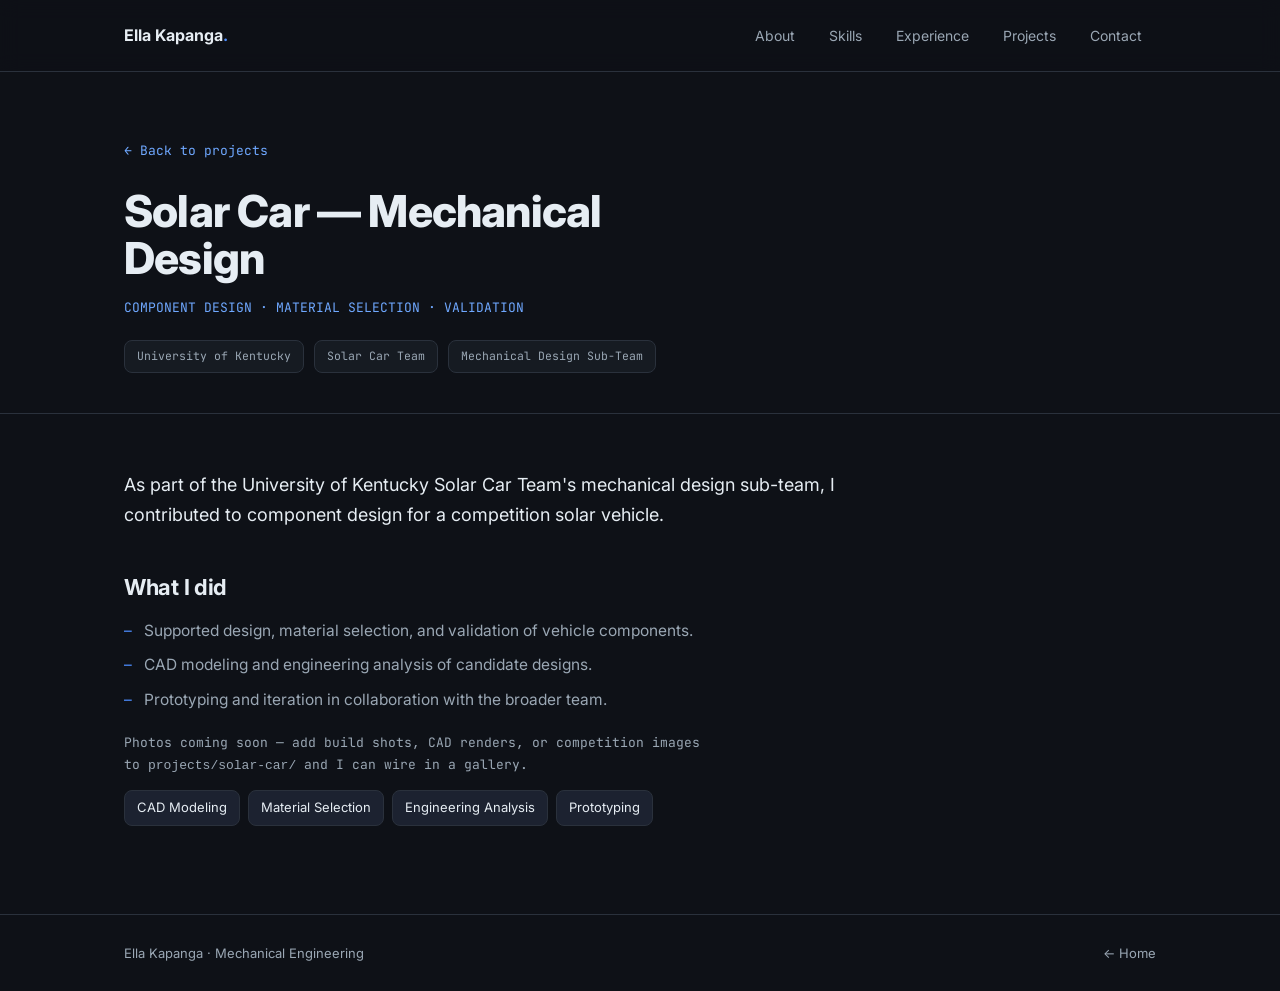
<file: projects/solar-car.html>
<!DOCTYPE html>
<html lang="en">
<head>
<meta charset="utf-8">
<meta name="viewport" content="width=device-width, initial-scale=1">
<title>Solar Car — Mechanical Design — Ella Kapanga</title>
<meta name="description" content="Mechanical design contributions to the University of Kentucky competition solar vehicle: CAD, material selection, analysis, and prototyping.">
<link rel="preconnect" href="https://fonts.googleapis.com">
<link rel="preconnect" href="https://fonts.gstatic.com" crossorigin>
<link href="https://fonts.googleapis.com/css2?family=Inter:wght@400;500;600;700;800&family=JetBrains+Mono:wght@400;500&display=swap" rel="stylesheet">
<link rel="stylesheet" href="../style.css">
</head>
<body>

<header class="nav">
  <div class="nav-inner">
    <div class="brand"><a href="../index.html">Ella Kapanga<span>.</span></a></div>
    <nav class="links">
      <a href="../index.html#about">About</a>
      <a href="../index.html#skills">Skills</a>
      <a href="../index.html#experience">Experience</a>
      <a href="../index.html#projects">Projects</a>
      <a href="../index.html#contact">Contact</a>
    </nav>
  </div>
</header>

<section class="proj-hero">
  <div class="wrap">
    <a class="back-link" href="../index.html#projects">← Back to projects</a>
    <h1>Solar Car — Mechanical Design</h1>
    <div class="sub">COMPONENT DESIGN · MATERIAL SELECTION · VALIDATION</div>
    <div class="proj-meta">
      <span class="m">University of Kentucky</span>
      <span class="m">Solar Car Team</span>
      <span class="m">Mechanical Design Sub-Team</span>
    </div>
  </div>
</section>

<section class="proj-content">
  <div class="wrap">
    <p class="lede">As part of the University of Kentucky Solar Car Team's mechanical design sub-team, I contributed to component design for a competition solar vehicle.</p>

    <h2>What I did</h2>
    <ul>
      <li>Supported design, material selection, and validation of vehicle components.</li>
      <li>CAD modeling and engineering analysis of candidate designs.</li>
      <li>Prototyping and iteration in collaboration with the broader team.</li>
    </ul>

    <p style="margin-top:20px;font-family:'JetBrains Mono',monospace;font-size:13px;color:var(--mut)">
      Photos coming soon — add build shots, CAD renders, or competition images to
      <code>projects/solar-car/</code> and I can wire in a gallery.
    </p>

    <div class="chips center">
      <span class="chip">CAD Modeling</span><span class="chip">Material Selection</span><span class="chip">Engineering Analysis</span><span class="chip">Prototyping</span>
    </div>
  </div>
</section>

<footer><div class="foot-inner"><span>Ella Kapanga · Mechanical Engineering</span><span><a href="../index.html">← Home</a></span></div></footer>
</body>
</html>
</file>
<file: style.css>
/* ============================================================
   Ella Kapanga — Portfolio stylesheet
   Dark modern theme. Shared by index.html and all project pages.
   ============================================================ */

:root{
  --bg:#0E1117;--bg-2:#161B22;--bg-3:#1C2230;--line:#2A313C;
  --text:#E6EDF3;--mut:#9AA7B4;--blue:#4C8DFF;--blue-soft:#1E3A5F;--blue-2:#6FA8FF;
}
*{box-sizing:border-box;margin:0;padding:0}
html{scroll-behavior:smooth}
body{
  font-family:'Inter',system-ui,-apple-system,sans-serif;
  background:var(--bg);color:var(--text);line-height:1.65;-webkit-font-smoothing:antialiased;
}
.mono{font-family:'JetBrains Mono',monospace}
a{color:inherit;text-decoration:none}
img{max-width:100%;display:block}
.wrap{max-width:1080px;margin:0 auto;padding:0 24px}
section{padding:88px 0}

/* ---------- nav ---------- */
header.nav{position:sticky;top:0;z-index:50;background:rgba(14,17,23,.82);backdrop-filter:blur(10px);border-bottom:1px solid var(--line)}
.nav-inner{max-width:1080px;margin:0 auto;padding:16px 24px;display:flex;align-items:center;justify-content:space-between;gap:20px}
.brand{font-weight:700;font-size:16px}
.brand span{color:var(--blue)}
nav.links{display:flex;gap:6px;flex-wrap:wrap}
nav.links a{font-size:14px;color:var(--mut);padding:8px 14px;border-radius:8px;transition:.15s}
nav.links a:hover{color:var(--text);background:var(--bg-2)}
.nav-toggle{display:none}

/* ---------- hero ---------- */
.hero{padding:96px 0 88px;position:relative;overflow:hidden}
.hero::before{content:"";position:absolute;top:-30%;right:-10%;width:620px;height:620px;background:radial-gradient(circle,rgba(76,141,255,.16),transparent 62%);pointer-events:none}
.hero-inner{display:grid;grid-template-columns:1.15fr .85fr;gap:52px;align-items:center;position:relative}
.avail{display:inline-flex;align-items:center;gap:8px;font-size:13px;color:var(--blue-2);background:var(--blue-soft);border:1px solid #274b76;padding:6px 13px;border-radius:100px;margin-bottom:22px}
.dot{width:7px;height:7px;border-radius:50%;background:#3ddc84;box-shadow:0 0 0 3px rgba(61,220,132,.2)}
.hero h1{font-size:clamp(40px,6vw,62px);font-weight:800;letter-spacing:-1.5px;line-height:1.02}
.hero h1 .accent{color:var(--blue)}
.hero .role{font-size:clamp(16px,2.4vw,19px);color:var(--mut);margin-top:14px;font-weight:500}
.hero p.lede{color:var(--mut);font-size:16.5px;margin-top:20px;max-width:54ch}
.hero-cta{margin-top:30px;display:flex;gap:12px;flex-wrap:wrap}
.btn{font-size:14.5px;font-weight:600;padding:12px 22px;border-radius:10px;transition:.15s;display:inline-flex;align-items:center;gap:8px;border:1px solid transparent;cursor:pointer}
.btn.primary{background:var(--blue);color:#08111f}
.btn.primary:hover{background:var(--blue-2)}
.btn.ghost{border-color:var(--line);color:var(--text)}
.btn.ghost:hover{border-color:var(--blue);color:var(--blue-2)}
.hero-fig{border-radius:16px;overflow:hidden;border:1px solid var(--line);box-shadow:0 24px 60px rgba(0,0,0,.5);position:relative}
.hero-fig img{width:100%;height:100%;object-fit:cover;min-height:340px}
.hero-fig .cap{position:absolute;left:0;right:0;bottom:0;padding:20px 16px 12px;font-size:12px;background:linear-gradient(transparent,rgba(8,12,20,.9));font-family:'JetBrains Mono',monospace}

/* ---------- section heading ---------- */
.sec-head{margin-bottom:40px}
.eyebrow{font-family:'JetBrains Mono',monospace;font-size:13px;letter-spacing:1px;color:var(--blue);margin-bottom:12px}
.sec-head h2{font-size:clamp(26px,3.6vw,36px);font-weight:800;letter-spacing:-.6px}
.sec-head p{color:var(--mut);margin-top:10px;font-size:16px;max-width:64ch}

/* ---------- about ---------- */
.about-grid{display:grid;grid-template-columns:1.3fr .7fr;gap:40px;align-items:start}
.about-grid .body p{color:var(--mut);font-size:16px;margin-top:16px}
.about-grid .body p:first-child{margin-top:0}
.facts{background:var(--bg-2);border:1px solid var(--line);border-radius:14px;overflow:hidden}
.fact{display:flex;border-bottom:1px solid var(--line)}
.fact:last-child{border-bottom:none}
.fact dt{font-family:'JetBrains Mono',monospace;font-size:11px;color:var(--mut);padding:14px;width:120px;flex:0 0 120px;text-transform:uppercase;letter-spacing:.5px}
.fact dd{padding:14px;font-size:14px;font-weight:500;border-left:1px solid var(--line)}

/* ---------- skills ---------- */
.skills-band{background:var(--bg-2);border-top:1px solid var(--line);border-bottom:1px solid var(--line)}
.skill-grid{display:grid;grid-template-columns:repeat(2,1fr);gap:20px}
.skill-card{background:var(--bg);border:1px solid var(--line);border-radius:14px;padding:22px;transition:.18s}
.skill-card:hover{border-color:#3a4c6b;transform:translateY(-3px)}
.skill-card h3{font-size:15px;font-weight:700;margin-bottom:16px;display:flex;align-items:center;gap:10px}
.skill-card h3::before{content:"";width:9px;height:9px;border-radius:2px;background:var(--blue);transform:rotate(45deg)}
.chips{display:flex;flex-wrap:wrap;gap:8px}
.chip{font-size:13px;color:var(--text);background:var(--bg-3);border:1px solid var(--line);padding:6px 12px;border-radius:8px;transition:.15s}
.skill-card:hover .chip{border-color:#33425c}

/* ---------- experience timeline ---------- */
.xp{position:relative}
.xp::before{content:"";position:absolute;left:7px;top:6px;bottom:6px;width:2px;background:var(--line)}
.xp-item{position:relative;padding:0 0 30px 38px}
.xp-item:last-child{padding-bottom:0}
.xp-item::before{content:"";position:absolute;left:0;top:6px;width:16px;height:16px;border-radius:50%;background:var(--bg);border:3px solid var(--blue)}
.xp-card{background:var(--bg-2);border:1px solid var(--line);border-radius:14px;padding:20px 22px;transition:.18s}
.xp-card:hover{border-color:#3a4c6b}
.xp-head{display:flex;justify-content:space-between;align-items:baseline;gap:14px;flex-wrap:wrap}
.xp-co{font-size:18px;font-weight:700}
.xp-dates{font-family:'JetBrains Mono',monospace;font-size:12px;color:var(--mut);white-space:nowrap}
.xp-role{font-size:14px;color:var(--blue-2);margin:3px 0 12px;font-weight:500}
.xp-bullets{list-style:none;display:flex;flex-direction:column;gap:7px}
.xp-bullets li{font-size:14.5px;color:var(--mut);padding-left:18px;position:relative}
.xp-bullets li::before{content:"\2013";position:absolute;left:0;color:var(--blue)}
.xp-bullets li b{color:var(--text);font-weight:600}

/* ---------- project preview cards (home) ---------- */
.proj-grid{display:grid;grid-template-columns:repeat(2,1fr);gap:24px}
.proj-card{display:block;background:var(--bg-2);border:1px solid var(--line);border-radius:16px;overflow:hidden;transition:.18s}
.proj-card:hover{border-color:var(--blue);transform:translateY(-4px);box-shadow:0 18px 44px rgba(0,0,0,.4)}
.proj-card .thumb{aspect-ratio:16/10;overflow:hidden;background:var(--bg-3);border-bottom:1px solid var(--line)}
.proj-card .thumb img{width:100%;height:100%;object-fit:cover;transition:.35s}
.proj-card:hover .thumb img{transform:scale(1.06)}
.proj-card .thumb.placeholder{display:flex;align-items:center;justify-content:center;font-family:'JetBrains Mono',monospace;font-size:12px;color:var(--mut)}
.proj-card .pc-body{padding:20px 22px}
.proj-card .pc-tag{font-family:'JetBrains Mono',monospace;font-size:11px;color:var(--blue-2);letter-spacing:.5px;margin-bottom:8px}
.proj-card h3{font-size:19px;font-weight:700;letter-spacing:-.2px;margin-bottom:6px}
.proj-card p{color:var(--mut);font-size:14px}
.proj-card .more{display:inline-flex;align-items:center;gap:6px;margin-top:14px;color:var(--blue-2);font-size:13.5px;font-weight:600;font-family:'JetBrains Mono',monospace}

/* ---------- contact ---------- */
.contact-grid{display:grid;grid-template-columns:1fr 1fr;gap:44px;align-items:center}
.contact-links{display:flex;flex-direction:column;gap:12px}
.contact-links a{display:flex;justify-content:space-between;align-items:center;padding:16px 20px;background:var(--bg-2);border:1px solid var(--line);border-radius:12px;font-size:15px;transition:.15s}
.contact-links a:hover{border-color:var(--blue);background:var(--bg-3);transform:translateX(4px)}
.contact-links a .lab{font-family:'JetBrains Mono',monospace;font-size:12px;color:var(--blue-2)}

/* ---------- footer ---------- */
footer{border-top:1px solid var(--line);padding:28px 0}
.foot-inner{max-width:1080px;margin:0 auto;padding:0 24px;display:flex;justify-content:space-between;flex-wrap:wrap;gap:10px;font-size:13px;color:var(--mut)}

/* ============================================================
   PROJECT PAGE styles (used by projects/*.html)
   ============================================================ */
.proj-hero{padding:64px 0 40px;border-bottom:1px solid var(--line)}
.back-link{display:inline-flex;align-items:center;gap:7px;font-family:'JetBrains Mono',monospace;font-size:13px;color:var(--blue-2);margin-bottom:26px;transition:.15s}
.back-link:hover{gap:11px}
.proj-hero h1{font-size:clamp(28px,4.4vw,44px);font-weight:800;letter-spacing:-.8px;line-height:1.08;max-width:20ch}
.proj-hero .sub{font-family:'JetBrains Mono',monospace;font-size:13px;color:var(--blue-2);margin-top:14px}
.proj-meta{display:flex;flex-wrap:wrap;gap:10px;margin-top:22px}
.proj-meta .m{font-family:'JetBrains Mono',monospace;font-size:11.5px;color:var(--mut);background:var(--bg-2);border:1px solid var(--line);border-radius:8px;padding:6px 12px}
.proj-content{padding:56px 0 88px}
.proj-content .lede{font-size:18px;color:var(--text);max-width:70ch;margin-bottom:14px}
.proj-content h2{font-size:22px;font-weight:700;letter-spacing:-.3px;margin:40px 0 12px}
.proj-content p{color:var(--mut);font-size:16px;margin-bottom:14px;max-width:72ch}
.proj-content p b{color:var(--text)}
.proj-content ul{list-style:none;display:flex;flex-direction:column;gap:9px;margin:6px 0 6px}
.proj-content ul li{font-size:15.5px;color:var(--mut);padding-left:20px;position:relative;max-width:72ch}
.proj-content ul li::before{content:"\2013";position:absolute;left:0;color:var(--blue)}
.proj-content ul li b{color:var(--text)}
.gallery{display:grid;grid-template-columns:1fr;gap:20px;margin:26px 0}
.gallery.two{grid-template-columns:repeat(2,1fr)}
.gallery.g3{grid-template-columns:repeat(3,1fr)}
.gallery figure{border-radius:12px;overflow:hidden;border:1px solid var(--line);position:relative;background:var(--bg-3);cursor:zoom-in}
.gallery img{width:100%;height:300px;object-fit:cover;display:block;background:var(--bg-3);transition:transform .35s,filter .2s}
.gallery.tall img{height:420px}
.gallery.two img{height:340px}
.gallery figure:hover img{transform:scale(1.05);filter:brightness(.62)}
/* "Click to expand" hover cue */
.gallery figure::after{content:"Click to expand";position:absolute;top:50%;left:50%;transform:translate(-50%,-50%);font-weight:700;font-size:15px;color:#fff;opacity:0;transition:.2s;pointer-events:none;text-shadow:0 2px 8px rgba(0,0,0,.6);z-index:2}
.gallery figure:hover::after{opacity:1}

/* lightbox overlay */
.lb{position:fixed;inset:0;z-index:1000;background:rgba(8,11,17,.94);display:none;align-items:center;justify-content:center;padding:32px;cursor:zoom-out}
.lb.open{display:flex}
.lb img{max-width:96vw;max-height:92vh;width:auto;height:auto;object-fit:contain;border-radius:8px;box-shadow:0 30px 80px rgba(0,0,0,.6)}
.lb .lb-close{position:absolute;top:20px;right:26px;font-size:34px;color:#fff;font-family:'JetBrains Mono',monospace;line-height:1;cursor:pointer;opacity:.8}
.lb .lb-close:hover{opacity:1}
.lb .lb-cap{position:absolute;bottom:22px;left:0;right:0;text-align:center;font-family:'JetBrains Mono',monospace;font-size:12px;color:var(--mut)}
.gallery figcaption{position:absolute;left:0;right:0;bottom:0;font-family:'JetBrains Mono',monospace;font-size:11px;color:var(--text);padding:16px 12px 8px;background:linear-gradient(transparent,rgba(8,12,20,.92))}
.chips.center{margin-top:8px}

/* project overview box */
.overview{display:grid;grid-template-columns:1.4fr 1fr;gap:28px;align-items:start;background:var(--bg-2);border:1px solid var(--line);border-radius:16px;padding:26px 28px;margin:8px 0 12px}
.overview h3{font-family:'JetBrains Mono',monospace;font-size:12px;letter-spacing:1px;color:var(--blue);text-transform:uppercase;margin-bottom:12px}
.overview p{font-size:15.5px;color:var(--mut);margin:0}
.overview p b{color:var(--text)}
.ov-facts{display:flex;flex-direction:column;gap:0;border:1px solid var(--line);border-radius:12px;overflow:hidden}
.ov-facts .r{display:flex;border-bottom:1px solid var(--line)}
.ov-facts .r:last-child{border-bottom:none}
.ov-facts .r dt{font-family:'JetBrains Mono',monospace;font-size:10.5px;color:var(--mut);padding:11px 13px;width:104px;flex:0 0 104px;text-transform:uppercase;letter-spacing:.4px}
.ov-facts .r dd{padding:11px 13px;font-size:13.5px;font-weight:500;border-left:1px solid var(--line);color:var(--text)}
@media(max-width:700px){.overview{grid-template-columns:1fr;gap:20px}}

/* ---------- responsive ---------- */
@media(max-width:820px){
  .hero-inner,.about-grid,.contact-grid{grid-template-columns:1fr;gap:32px}
  .skill-grid,.proj-grid{grid-template-columns:1fr}
  .gallery,.gallery.g3{grid-template-columns:1fr 1fr}
  nav.links{display:none;position:absolute;top:100%;left:0;right:0;background:var(--bg);border-bottom:1px solid var(--line);flex-direction:column;padding:10px 24px}
  nav.links.open{display:flex}
  nav.links a{padding:12px 0}
  .nav-toggle{display:block;background:var(--bg-2);border:1px solid var(--line);color:var(--text);border-radius:8px;padding:8px 14px;font-size:13px;cursor:pointer}
}
@media(max-width:520px){
  .gallery,.gallery.g3{grid-template-columns:1fr}
  section{padding:64px 0}
}
@media(prefers-reduced-motion:reduce){html{scroll-behavior:auto}*{transition:none!important}}
</file>
